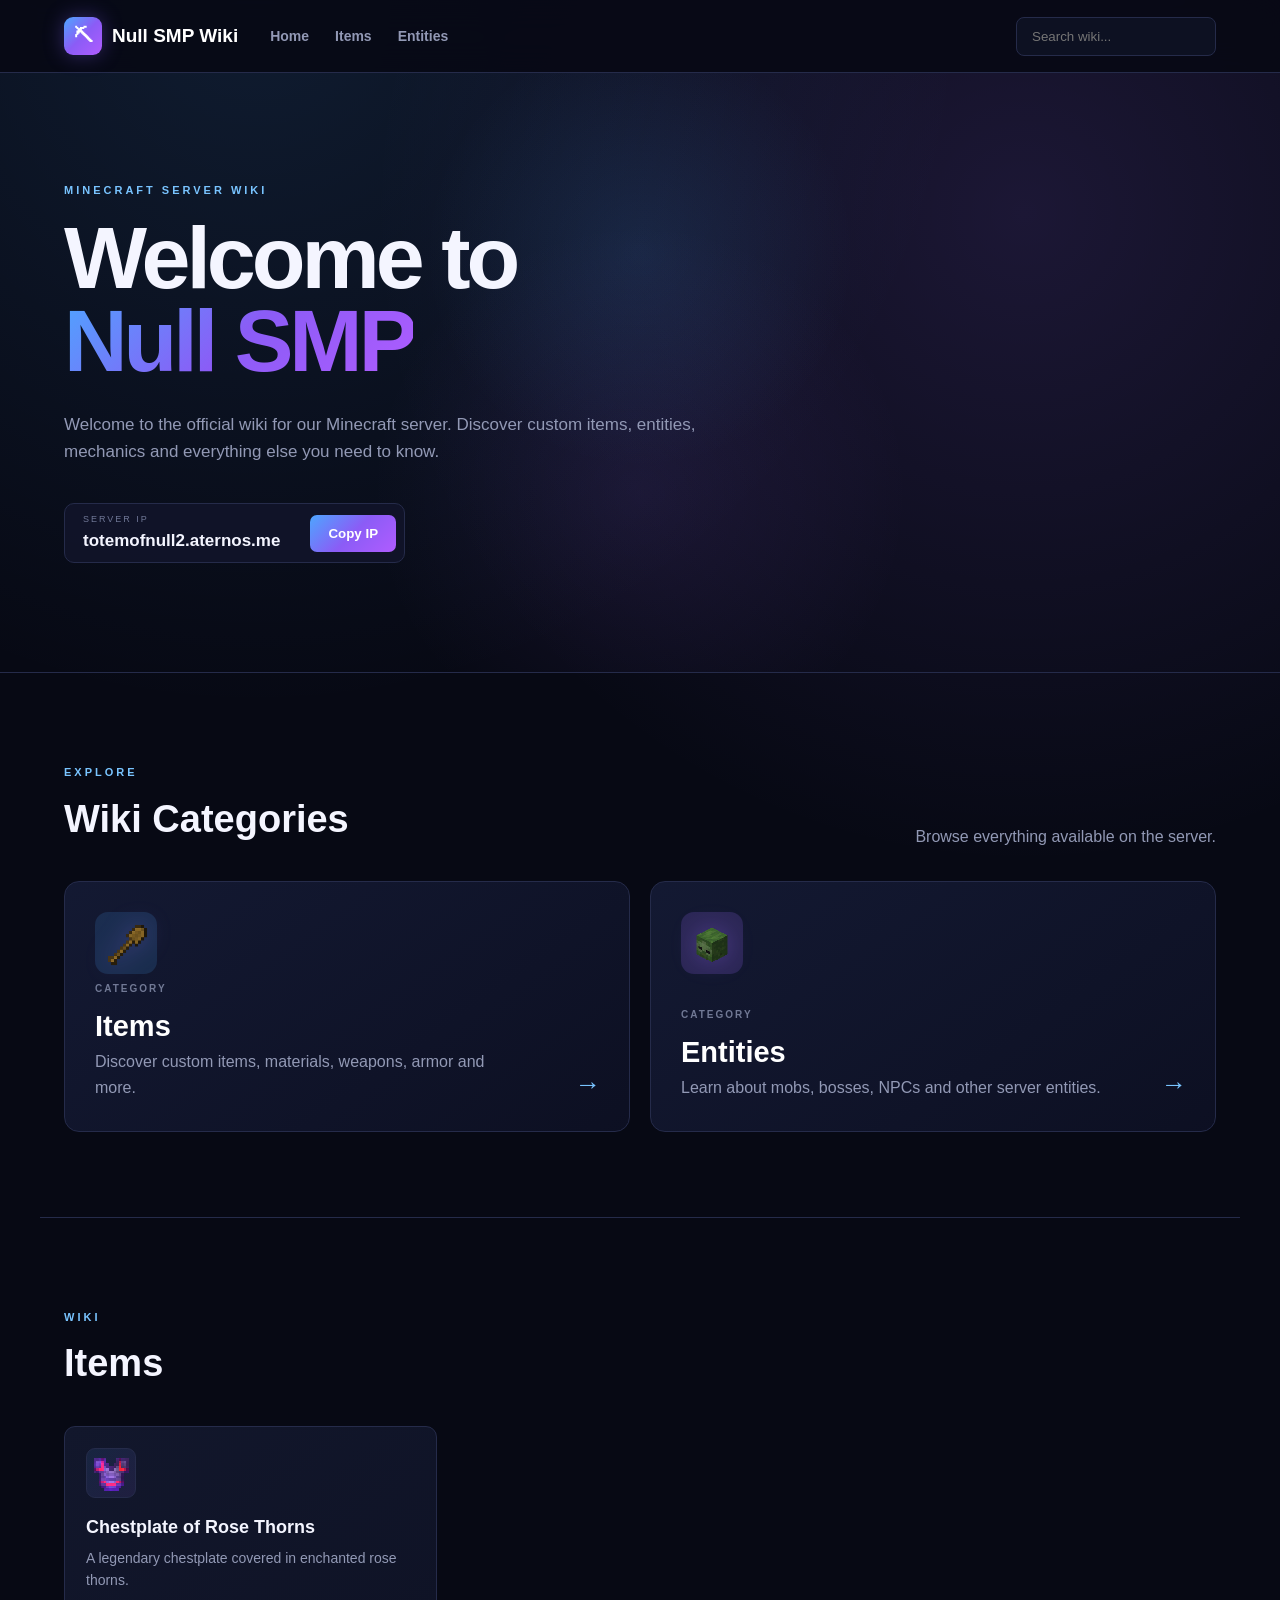
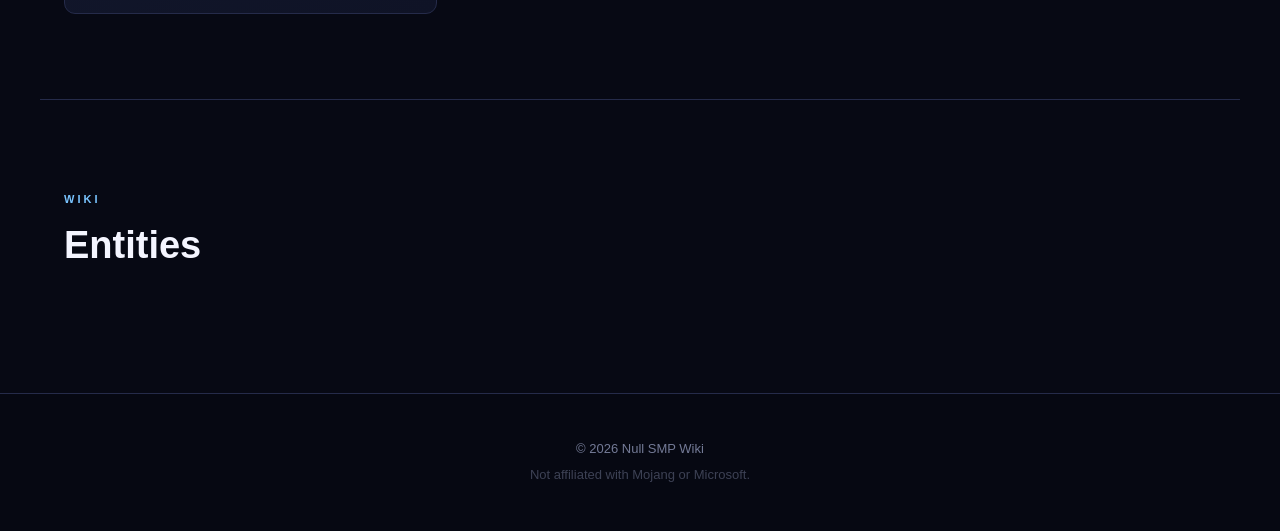
<file: index.html>
<!DOCTYPE html>
<html lang="en">
<head>
    <meta charset="UTF-8">
    <meta name="viewport" content="width=device-width, initial-scale=1.0">
    <title>Null SMP Wiki</title>
    <link rel="stylesheet" href="styles.css">
</head>
<body>

<header class="navbar">
    <div class="nav-container">
        <a href="index.html" class="logo">
            <span class="logo-icon">⛏</span>
            Null SMP Wiki
        </a>

        <nav>
            <a href="#home">Home</a>
            <a href="#items">Items</a>
            <a href="#entities">Entities</a>
        </nav>

        <div class="search-container">
            <input type="text" id="searchInput" placeholder="Search wiki...">
        </div>
    </div>
</header>

<main>
    <section id="home" class="hero">
        <div class="hero-content">
            <div class="badge">MINECRAFT SERVER WIKI</div>
            <h1>Welcome to<br><span>Null SMP</span></h1>

            <p class="hero-text">
                Welcome to the official wiki for our Minecraft server.
                Discover custom items, entities, mechanics and everything
                else you need to know.
            </p>

            <div class="server-ip">
                <div>
                    <small>SERVER IP</small>
                    <strong id="serverIp">162.55.100.208:58388</strong>
                </div>
                <button id="copyIp">Copy IP</button>
            </div>
        </div>
    </section>

    <section class="wiki-section">
        <div class="section-heading">
            <div>
                <span class="section-label">EXPLORE</span>
                <h2>Wiki Categories</h2>
            </div>
            <p>Browse everything available on the server.</p>
        </div>

        <div class="category-grid">
            <a href="#items" class="category-card">
                <div class="card-icon item-icon"><img src="textures/itemslogo.png" alt="Items"></div>
                <div class="card-content">
                    <span class="card-label">CATEGORY</span>
                    <h3>Items</h3>
                    <p>Discover custom items, materials, weapons, armor and more.</p>
                </div>
                <span class="arrow">→</span>
            </a>

            <a href="#entities" class="category-card">
                <div class="card-icon entity-icon"><img src="textures/entityslogo.png" alt="Entities"></div>
                <div class="card-content">
                    <span class="card-label">CATEGORY</span>
                    <h3>Entities</h3>
                    <p>Learn about mobs, bosses, NPCs and other server entities.</p>
                </div>
                <span class="arrow">→</span>
            </a>
        </div>
    </section>

    <section id="items" class="wiki-section content-section">
        <div class="section-heading">
            <div>
                <span class="section-label">WIKI</span>
                <h2>Items</h2>
            </div>
        </div>
        <div id="itemsGrid" class="entry-grid"></div>
    </section>

    <section id="entities" class="wiki-section content-section">
        <div class="section-heading">
            <div>
                <span class="section-label">WIKI</span>
                <h2>Entities</h2>
            </div>
        </div>
        <div id="entitiesGrid" class="entry-grid"></div>
    </section>
</main>

<footer>
    <p>© 2026 Null SMP Wiki</p>
    <p class="footer-muted">Not affiliated with Mojang or Microsoft.</p>
</footer>

<script src="script.js"></script>
</body>
</html>
</file>
<file: styles.css>
* {
    margin: 0;
    padding: 0;
    box-sizing: border-box;
}

html {
    scroll-behavior: smooth;
}

:root {
    --bg: #070914;
    --card: #11152a;
    --card-hover: #171c38;
    --blue: #4da6ff;
    --blue-light: #79c4ff;
    --purple: #9b6cff;
    --purple-light: #bd9aff;
    --text: #f4f5ff;
    --muted: #9299b5;
    --border: #252b4a;
    --gradient: linear-gradient(135deg, #4da6ff, #8b5cf6, #b05cff);
    --max-width: 1200px;
}

body {
    font-family: Arial, Helvetica, sans-serif;
    background:
        radial-gradient(circle at 20% 0%, rgba(77,166,255,.12), transparent 30%),
        radial-gradient(circle at 80% 10%, rgba(155,108,255,.14), transparent 30%),
        var(--bg);
    color: var(--text);
    line-height: 1.6;
}

.navbar {
    position: sticky;
    top: 0;
    z-index: 100;
    background: rgba(7,9,20,.88);
    backdrop-filter: blur(16px);
    border-bottom: 1px solid var(--border);
}

.nav-container {
    max-width: var(--max-width);
    min-height: 72px;
    margin: auto;
    padding: 0 24px;
    display: flex;
    align-items: center;
    gap: 32px;
}

.logo {
    display: flex;
    align-items: center;
    gap: 10px;
    color: white;
    text-decoration: none;
    font-size: 19px;
    font-weight: 800;
}

.logo-icon {
    width: 38px;
    height: 38px;
    display: grid;
    place-items: center;
    border-radius: 9px;
    background: var(--gradient);
    box-shadow: 0 0 20px rgba(126,92,255,.35);
}

nav {
    display: flex;
    gap: 26px;
}

nav a {
    color: var(--muted);
    text-decoration: none;
    font-size: 14px;
    font-weight: 600;
    transition: .2s;
}

nav a:hover {
    color: var(--blue-light);
}

.search-container {
    margin-left: auto;
    position: relative;
}

.search-results {
    position: absolute;
    top: calc(100% + 8px);
    right: 0;
    width: 320px;
    max-height: 360px;
    overflow-y: auto;
    display: none;
    flex-direction: column;
    background: #0d1122;
    border: 1px solid var(--border);
    border-radius: 10px;
    box-shadow: 0 15px 45px rgba(0,0,0,.45);
    z-index: 200;
}

.search-results.active {
    display: flex;
}

.search-result {
    display: flex;
    align-items: center;
    gap: 12px;
    padding: 12px 14px;
    color: var(--text);
    text-decoration: none;
    border-bottom: 1px solid var(--border);
    transition: .15s;
}

.search-result:last-child {
    border-bottom: none;
}

.search-result:hover {
    background: var(--card-hover);
}

.search-result-icon {
    width: 36px;
    height: 36px;
    flex-shrink: 0;
    display: grid;
    place-items: center;
    background: rgba(77,166,255,.12);
    border: 1px solid var(--border);
    border-radius: 8px;
    font-size: 16px;
}

.search-result-icon img {
    width: 75%;
    height: 75%;
    object-fit: contain;
    image-rendering: pixelated;
}

.search-result-info {
    display: flex;
    flex-direction: column;
    gap: 2px;
}

.search-result-info strong {
    font-size: 14px;
}

.search-result-info span {
    color: var(--muted);
    font-size: 11px;
    letter-spacing: .5px;
    text-transform: uppercase;
}

.search-empty {
    padding: 16px;
    color: var(--muted);
    font-size: 13px;
    text-align: center;
}

.search-container input {
    width: 200px;
    padding: 11px 15px;
    background: #0d1122;
    color: white;
    border: 1px solid var(--border);
    border-radius: 8px;
    outline: none;
}

.search-container input:focus {
    border-color: var(--purple);
    box-shadow: 0 0 0 3px rgba(155,108,255,.1);
}

.hero {
    min-height: 600px;
    display: flex;
    align-items: center;
    border-bottom: 1px solid var(--border);
    background:
        radial-gradient(circle at 50% 30%, rgba(77,166,255,.12), transparent 28%),
        radial-gradient(circle at 50% 70%, rgba(155,108,255,.1), transparent 35%);
}

.hero-content {
    width: 100%;
    max-width: var(--max-width);
    margin: auto;
    padding: 100px 24px;
}

.badge,
.section-label {
    color: var(--blue-light);
    font-size: 11px;
    font-weight: 800;
    letter-spacing: 3px;
}

.hero h1 {
    margin-top: 16px;
    font-size: clamp(50px, 8vw, 88px);
    line-height: .95;
    letter-spacing: -4px;
}

.hero h1 span {
    background: var(--gradient);
    -webkit-background-clip: text;
    background-clip: text;
    color: transparent;
}

.hero-text {
    max-width: 650px;
    margin-top: 28px;
    color: var(--muted);
    font-size: 17px;
}

.server-ip {
    width: fit-content;
    margin-top: 38px;
    padding: 8px 8px 8px 18px;
    display: flex;
    align-items: center;
    gap: 30px;
    background: rgba(17,21,42,.9);
    border: 1px solid var(--border);
    border-radius: 10px;
}

.server-ip small {
    display: block;
    color: #6f7796;
    font-size: 9px;
    letter-spacing: 2px;
}

.server-ip strong {
    font-size: 17px;
}

.server-ip button {
    border: none;
    padding: 11px 18px;
    border-radius: 7px;
    background: var(--gradient);
    color: white;
    font-weight: 800;
    cursor: pointer;
    transition: .2s;
}

.server-ip button:hover {
    transform: translateY(-2px);
}

.wiki-section {
    max-width: var(--max-width);
    margin: auto;
    padding: 85px 24px;
}

.content-section {
    border-top: 1px solid var(--border);
}

.section-heading {
    display: flex;
    justify-content: space-between;
    align-items: end;
    margin-bottom: 32px;
}

.section-heading h2 {
    margin-top: 5px;
    font-size: 38px;
}

.section-heading p {
    max-width: 380px;
    color: var(--muted);
    text-align: right;
}

.category-grid {
    display: grid;
    grid-template-columns: repeat(2, 1fr);
    gap: 20px;
}

.category-card {
    position: relative;
    min-height: 250px;
    padding: 30px;
    display: flex;
    flex-direction: column;
    overflow: hidden;
    color: white;
    text-decoration: none;
    background: linear-gradient(145deg, rgba(20,26,52,.95), rgba(13,16,35,.95));
    border: 1px solid var(--border);
    border-radius: 15px;
    transition: .25s;
}

.category-card:hover {
    transform: translateY(-6px);
    border-color: #6c62b7;
    box-shadow: 0 15px 45px rgba(0,0,0,.3);
}

.card-icon {
    width: 62px;
    height: 62px;
    display: grid;
    place-items: center;
    margin-bottom: auto;
    border-radius: 13px;
    font-size: 30px;
}

.item-icon {
    background: rgba(77,166,255,.15);
}

.entity-icon {
    background: rgba(155,108,255,.18);
}

.card-label {
    color: #717995;
    font-size: 10px;
    font-weight: 800;
    letter-spacing: 2px;
}

.card-content h3 {
    margin-top: 3px;
    font-size: 29px;
}

.card-content p {
    max-width: 430px;
    color: var(--muted);
}

.arrow {
    position: absolute;
    right: 28px;
    bottom: 25px;
    color: var(--blue-light);
    font-size: 26px;
}

.entry-grid {
    display: grid;
    grid-template-columns: repeat(3, 1fr);
    gap: 16px;
}

.entry-card {
    position: relative;
    padding: 21px;
    background: linear-gradient(145deg, #12172c, #0f1326);
    border: 1px solid var(--border);
    border-radius: 11px;
    transition: .2s;
}

.entry-card:hover {
    transform: translateY(-4px);
    border-color: #343c67;
    background: var(--card-hover);
}

.entry-icon {
    width: 50px;
    height: 50px;
    display: grid;
    place-items: center;
    margin-bottom: 15px;
    background: linear-gradient(135deg, rgba(77,166,255,.1), rgba(155,108,255,.1));
    border: 1px solid var(--border);
    border-radius: 9px;
    font-size: 24px;
}

.entry-icon img {
    width: 80%;
    height: 80%;
    object-fit: contain;
    image-rendering: pixelated;
}

.entry-card h3 {
    font-size: 18px;
}

.entry-card p {
    margin-top: 5px;
    color: var(--muted);
    font-size: 14px;
}

.entry-card.hidden {
    display: none;
}

footer {
    padding: 45px 20px;
    text-align: center;
    color: #737a96;
    font-size: 13px;
    border-top: 1px solid var(--border);
    background: #060812;
}

.footer-muted {
    margin-top: 5px;
    opacity: .5;
}

/* ITEM PAGES */

.item-page {
    max-width: 1100px;
    margin: auto;
    padding: 60px 24px 100px;
}

.back-button {
    display: inline-block;
    margin-bottom: 35px;
    color: var(--muted);
    text-decoration: none;
    font-size: 14px;
}

.back-button:hover {
    color: var(--blue-light);
}

.item-header {
    display: flex;
    align-items: center;
    gap: 30px;
    padding: 35px;
    margin-bottom: 25px;
    background: linear-gradient(135deg, rgba(20,27,55,.95), rgba(15,17,38,.95));
    border: 1px solid var(--border);
    border-radius: 15px;
}

.item-large-icon {
    width: 120px;
    height: 120px;
    flex-shrink: 0;
    display: grid;
    place-items: center;
    font-size: 60px;
    border-radius: 18px;
    background: linear-gradient(135deg, rgba(77,166,255,.15), rgba(155,108,255,.18));
    border: 1px solid #30365c;
}

.item-large-icon img {
    width: 85%;
    height: 85%;
    object-fit: contain;
    image-rendering: pixelated;
    filter: drop-shadow(0 0 12px rgba(155,108,255,.35));
}

.item-title h1 {
    margin-top: 5px;
    font-size: 48px;
    letter-spacing: -2px;
}

.item-title p {
    max-width: 600px;
    margin-top: 8px;
    color: var(--muted);
}

.item-layout {
    display: grid;
    grid-template-columns: 1fr 320px;
    gap: 20px;
}

.item-main {
    display: flex;
    flex-direction: column;
    gap: 20px;
}

.wiki-box {
    padding: 25px;
    background: linear-gradient(145deg, #12172c, #0f1326);
    border: 1px solid var(--border);
    border-radius: 12px;
}

.wiki-box h2 {
    margin: 5px 0 12px;
    font-size: 22px;
}

.wiki-box > p {
    color: var(--muted);
}

.item-info {
    display: flex;
    flex-direction: column;
}

.item-info > div {
    display: flex;
    justify-content: space-between;
    padding: 13px 0;
    border-bottom: 1px solid var(--border);
}

.item-info > div:last-child {
    border-bottom: none;
}

.item-info span {
    color: var(--muted);
}

.item-info strong {
    color: var(--blue-light);
}

#itemUses {
    padding-left: 20px;
    color: var(--muted);
}

#itemUses li {
    margin: 7px 0;
}

.recipe-grid {
    width: 240px;
    display: grid;
    grid-template-columns: repeat(3, 1fr);
    gap: 5px;
    margin-top: 20px;
}

.recipe-slot {
    aspect-ratio: 1;
    display: grid;
    place-items: center;
    background: #090c19;
    border: 1px solid #292f50;
    border-radius: 5px;
    font-size: 25px;
}

.recipe-slot img {
    width: 75%;
    height: 75%;
    object-fit: contain;
    image-rendering: pixelated;
}

@media (max-width: 800px) {
    .nav-container {
        flex-wrap: wrap;
        padding-top: 12px;
        padding-bottom: 12px;
    }

    nav {
        order: 3;
        width: 100%;
        justify-content: center;
    }

    .search-container {
        margin-left: auto;
    }

    .category-grid {
        grid-template-columns: 1fr;
    }

    .entry-grid {
        grid-template-columns: repeat(2, 1fr);
    }

    .section-heading {
        align-items: flex-start;
        flex-direction: column;
        gap: 10px;
    }

    .section-heading p {
        text-align: left;
    }

    .item-layout {
        grid-template-columns: 1fr;
    }
}

@media (max-width: 500px) {
    .search-container {
        display: none;
    }

    .hero {
        min-height: 520px;
    }

    .hero h1 {
        font-size: 49px;
        letter-spacing: -2px;
    }

    .server-ip {
        width: 100%;
        justify-content: space-between;
        gap: 10px;
    }

    .server-ip strong {
        font-size: 13px;
    }

    .entry-grid {
        grid-template-columns: 1fr;
    }

    .wiki-section {
        padding-top: 60px;
        padding-bottom: 60px;
    }

    .item-header {
        flex-direction: column;
        align-items: flex-start;
    }

    .item-title h1 {
        font-size: 36px;
    }

    .item-large-icon {
        width: 90px;
        height: 90px;
        font-size: 45px;
    }
}

/* Texture-based category icons */
.card-icon img {
    width: 78%;
    height: 78%;
    object-fit: contain;
    image-rendering: pixelated;
    filter: drop-shadow(0 0 12px rgba(155,108,255,.3));
}

/* Texture-based wiki cards */
.entry-icon img {
    width: 82%;
    height: 82%;
    object-fit: contain;
    image-rendering: pixelated;
}

/* Texture-based item page */
.item-large-icon img {
    width: 85%;
    height: 85%;
    object-fit: contain;
    image-rendering: pixelated;
    filter: drop-shadow(0 0 12px rgba(155,108,255,.35));
}

/* Texture-based recipe slots */
.recipe-slot img {
    width: 75%;
    height: 75%;
    object-fit: contain;
    image-rendering: pixelated;
}
</file>
